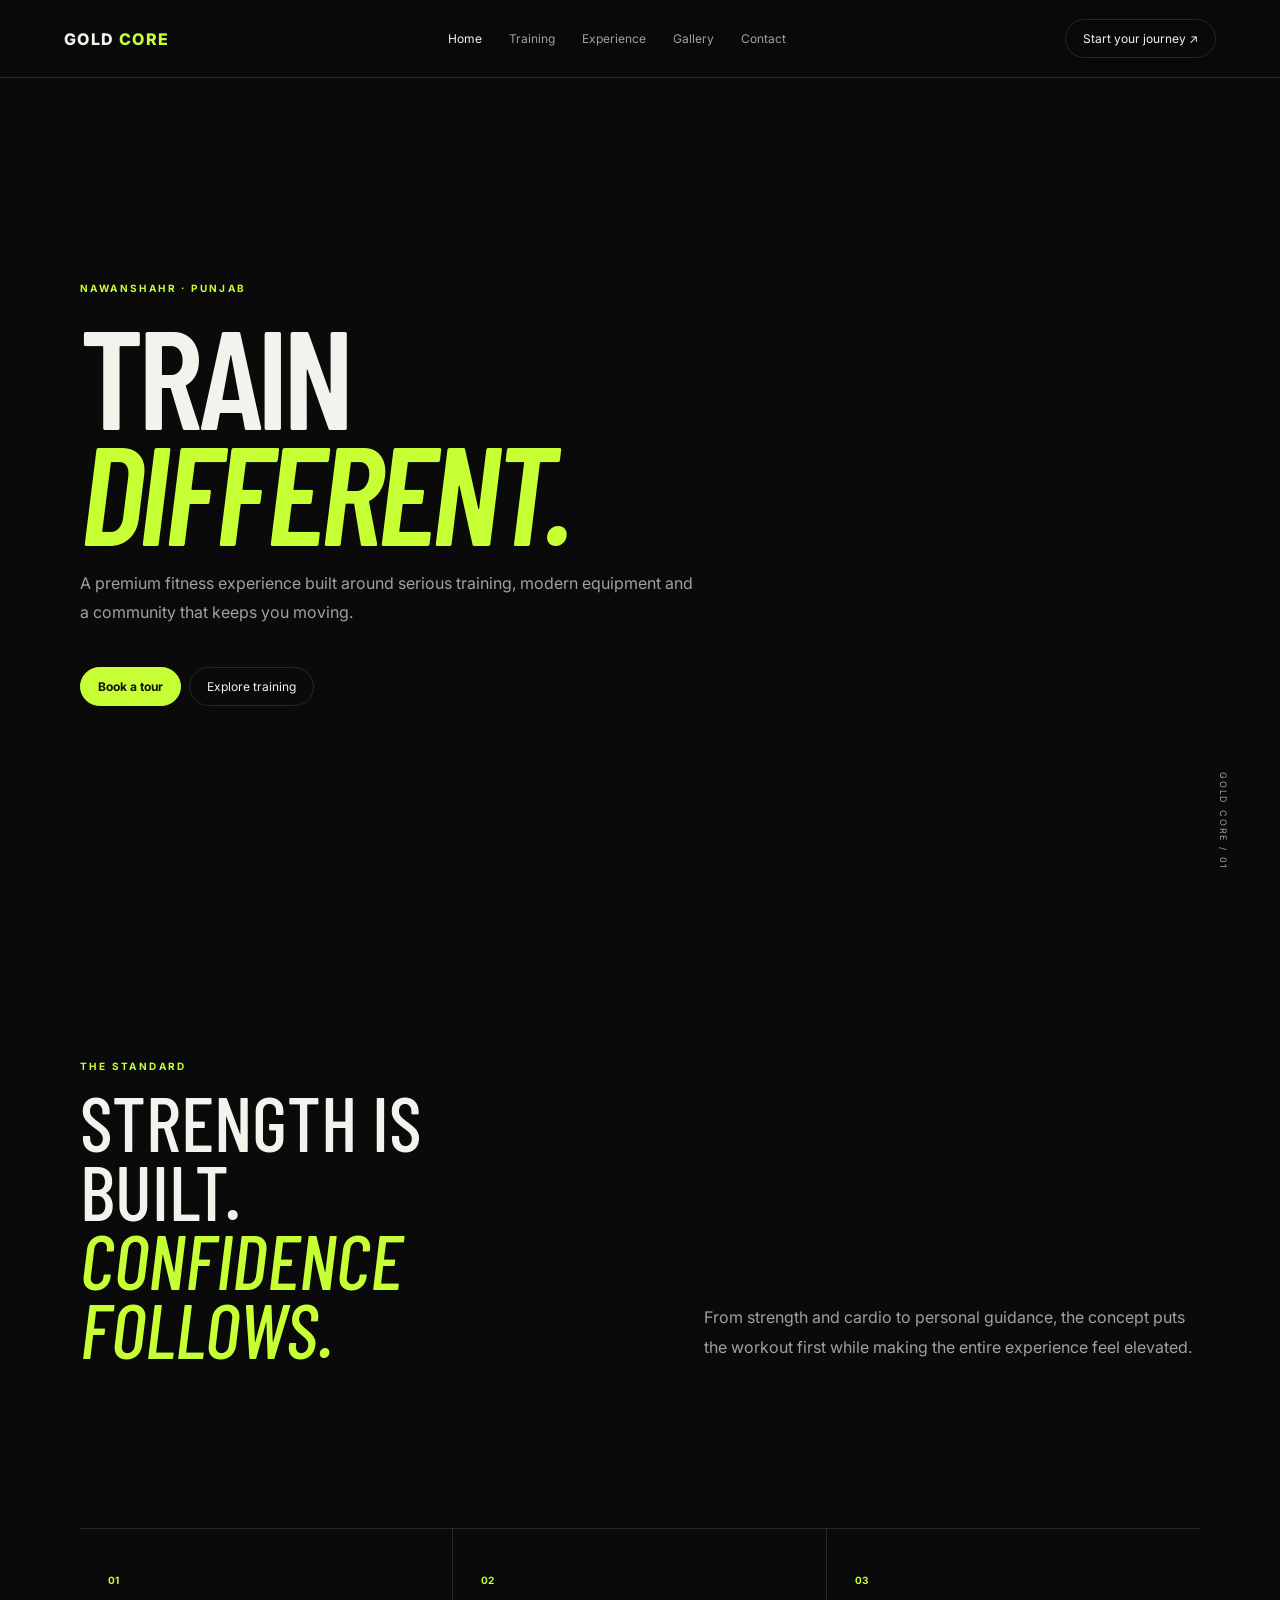
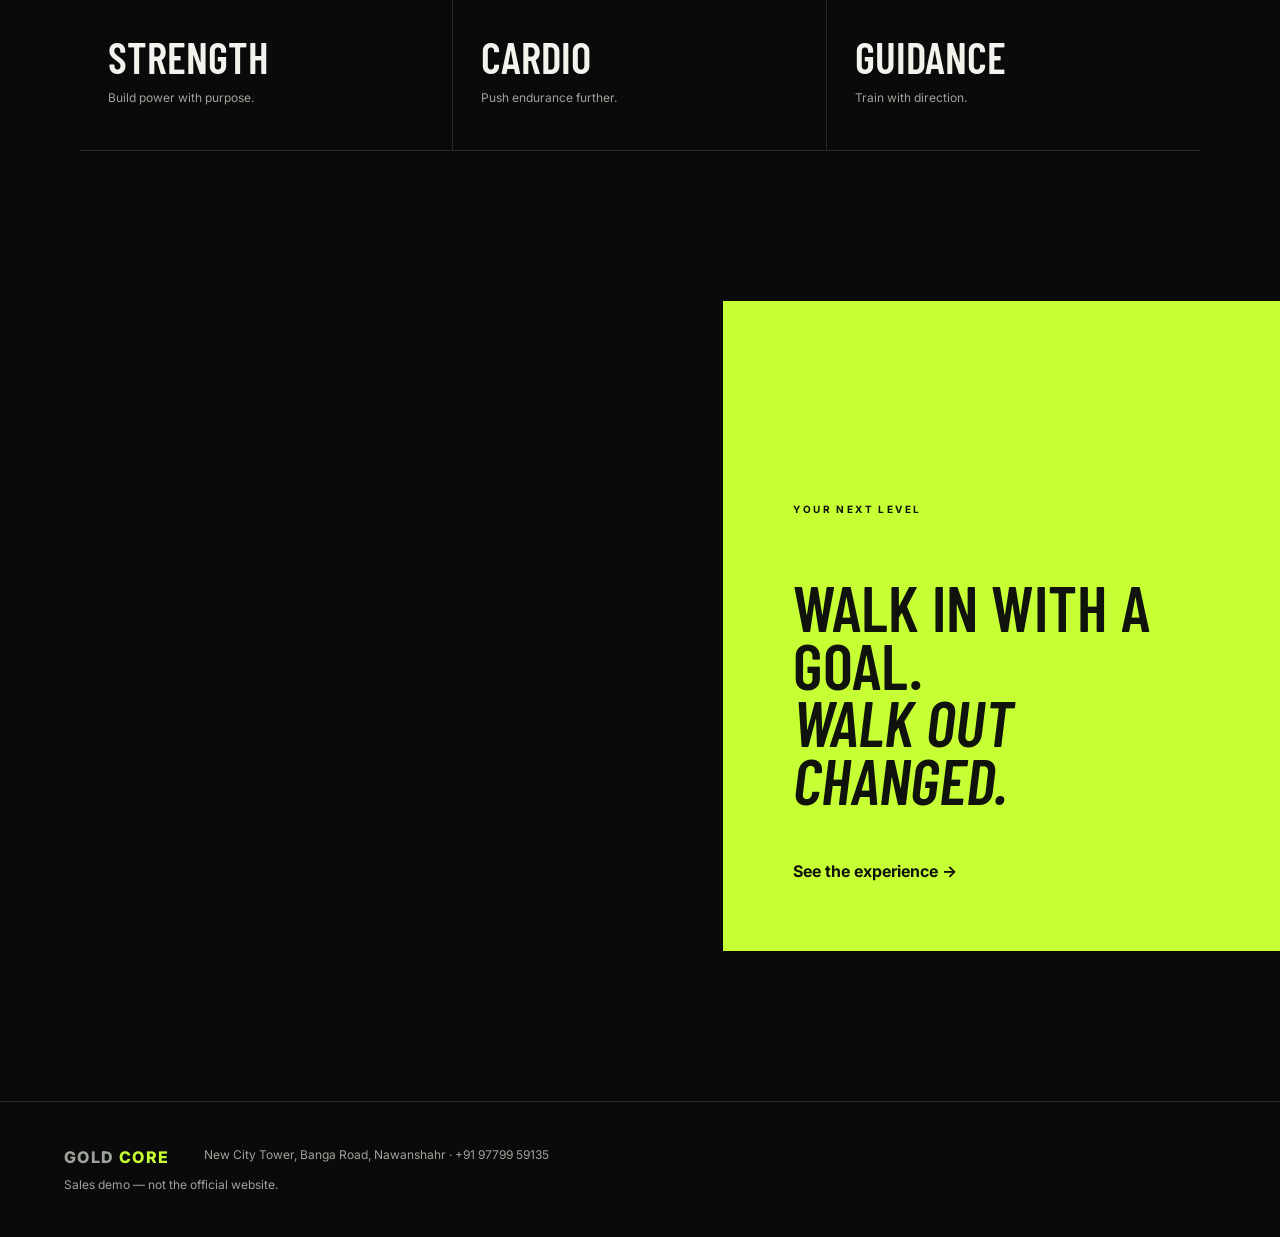
<file: gold-core-gym/index.html>
<!doctype html><html lang="en"><head><meta charset="utf-8"><meta name="viewport" content="width=device-width,initial-scale=1"><meta name="description" content="GOLD CORE — premium fitness and training concept for Nawanshahr."><title>GOLD CORE — Train Different</title><link rel="stylesheet" href="styles.css"></head><body><header><a class="logo" href="index.html">GOLD<span>CORE</span></a><nav><a class="active" href="index.html">Home</a><a href="training.html">Training</a><a href="experience.html">Experience</a><a href="gallery.html">Gallery</a><a href="contact.html">Contact</a></nav><a class="join" href="contact.html">Start your journey ↗</a></header><main><section class="hero"><div class="hero-image"></div><div class="hero-content"><p class="eyebrow">NAWANSHAHR · PUNJAB</p><h1>Train<br><em>different.</em></h1><p class="lead">A premium fitness experience built around serious training, modern equipment and a community that keeps you moving.</p><div><a class="btn primary" href="contact.html">Book a tour</a><a class="btn" href="training.html">Explore training</a></div></div><div class="vertical">GOLD CORE / 01</div></section><section class="statement wrap"><div><p class="eyebrow">THE STANDARD</p><h2>Strength is built.<br><em>Confidence follows.</em></h2></div><p>From strength and cardio to personal guidance, the concept puts the workout first while making the entire experience feel elevated.</p></section><section class="stats wrap"><div><b>01</b><strong>Strength</strong><span>Build power with purpose.</span></div><div><b>02</b><strong>Cardio</strong><span>Push endurance further.</span></div><div><b>03</b><strong>Guidance</strong><span>Train with direction.</span></div></section><section class="split-image"><div class="image-block"></div><div class="dark-panel"><p class="eyebrow">YOUR NEXT LEVEL</p><h2>Walk in with a goal.<br><em>Walk out changed.</em></h2><a href="experience.html">See the experience →</a></div></section></main><footer><div class="logo">GOLD<span>CORE</span></div><p>New City Tower, Banga Road, Nawanshahr · <a href="tel:+919779959135">+91 97799 59135</a></p><small>Sales demo — not the official website.</small></footer></body></html>
</file>
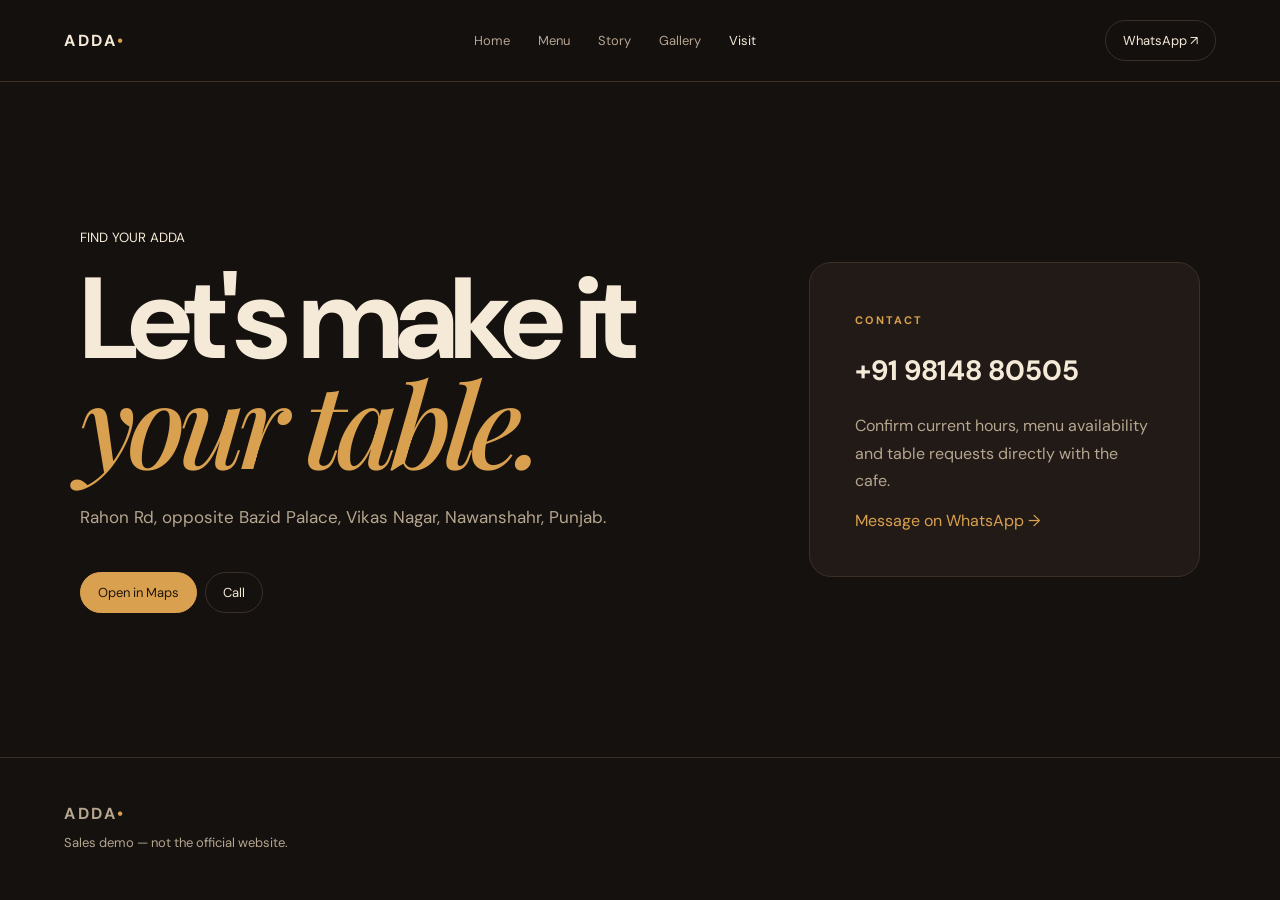
<file: adda-cafe-demo/visit.html>
<!doctype html><html lang="en"><head><meta charset="utf-8"><meta name="viewport" content="width=device-width,initial-scale=1"><title>Visit — ADDA</title><link rel="stylesheet" href="styles.css"></head><body><header><a class="brand" href="index.html">ADDA<span>•</span></a><nav><a href="index.html">Home</a><a href="menu.html">Menu</a><a href="about.html">Story</a><a href="gallery.html">Gallery</a><a class="on" href="visit.html">Visit</a></nav><a class="pill" href="https://wa.me/919814880505" target="_blank" rel="noopener">WhatsApp ↗</a></header><main class="wrap page visit"><div><small>FIND YOUR ADDA</small><h1>Let's make it<br><i>your table.</i></h1><p class="lead">Rahon Rd, opposite Bazid Palace, Vikas Nagar, Nawanshahr, Punjab.</p><a class="btn gold" href="https://www.google.com/maps/search/?api=1&query=ADDA%20Cafe%20Nawanshahr" target="_blank" rel="noopener">Open in Maps</a><a class="btn" href="tel:+919814880505">Call</a></div><aside><small>CONTACT</small><h2>+91 98148 80505</h2><p>Confirm current hours, menu availability and table requests directly with the cafe.</p><a href="https://wa.me/919814880505?text=Hi%20ADDA%20Cafe%2C%20I%27d%20like%20to%20ask%20about%20a%20visit." target="_blank" rel="noopener">Message on WhatsApp →</a></aside></main><footer><strong>ADDA<span>•</span></strong><small>Sales demo — not the official website.</small></footer></body></html>
</file>
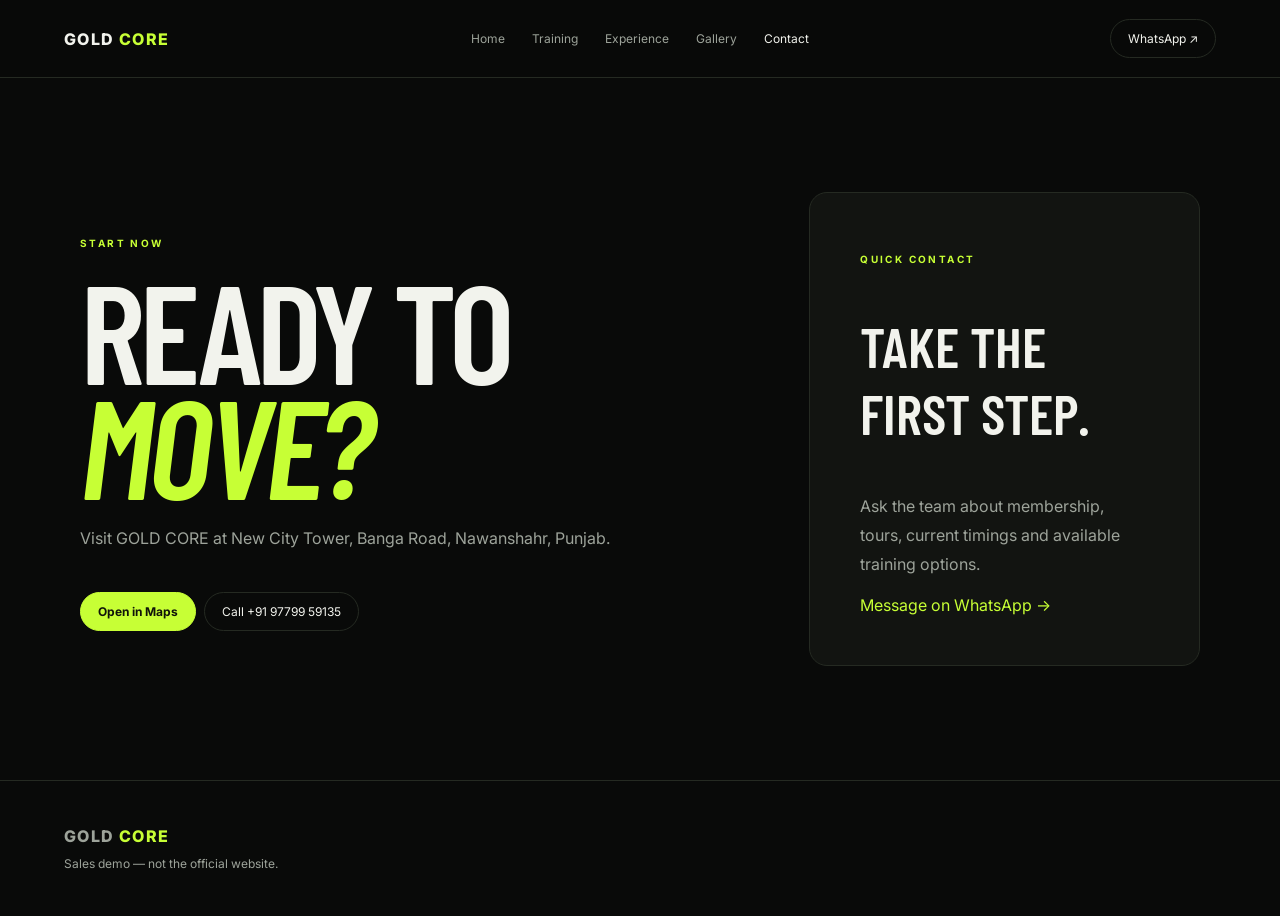
<file: gold-core-gym/contact.html>
<!doctype html><html lang="en"><head><meta charset="utf-8"><meta name="viewport" content="width=device-width,initial-scale=1"><title>Contact — GOLD CORE</title><link rel="stylesheet" href="styles.css"></head><body><header><a class="logo" href="index.html">GOLD<span>CORE</span></a><nav><a href="index.html">Home</a><a href="training.html">Training</a><a href="experience.html">Experience</a><a href="gallery.html">Gallery</a><a class="active" href="contact.html">Contact</a></nav><a class="join" href="https://wa.me/919779959135" target="_blank" rel="noopener">WhatsApp ↗</a></header><main class="page wrap contact"><div><p class="eyebrow">START NOW</p><h1>Ready to<br><em>move?</em></h1><p class="lead">Visit GOLD CORE at New City Tower, Banga Road, Nawanshahr, Punjab.</p><a class="btn primary" href="https://www.google.com/maps/search/?api=1&query=Gold%20Core%20Unisex%20Gym%20Nawanshahr" target="_blank" rel="noopener">Open in Maps</a><a class="btn" href="tel:+919779959135">Call +91 97799 59135</a></div><aside><p class="eyebrow">QUICK CONTACT</p><h2>Take the first step.</h2><p>Ask the team about membership, tours, current timings and available training options.</p><a href="https://wa.me/919779959135?text=Hi%20GOLD%20CORE%2C%20I%27d%20like%20to%20know%20more%20about%20membership." target="_blank" rel="noopener">Message on WhatsApp →</a></aside></main><footer><div class="logo">GOLD<span>CORE</span></div><small>Sales demo — not the official website.</small></footer></body></html>
</file>
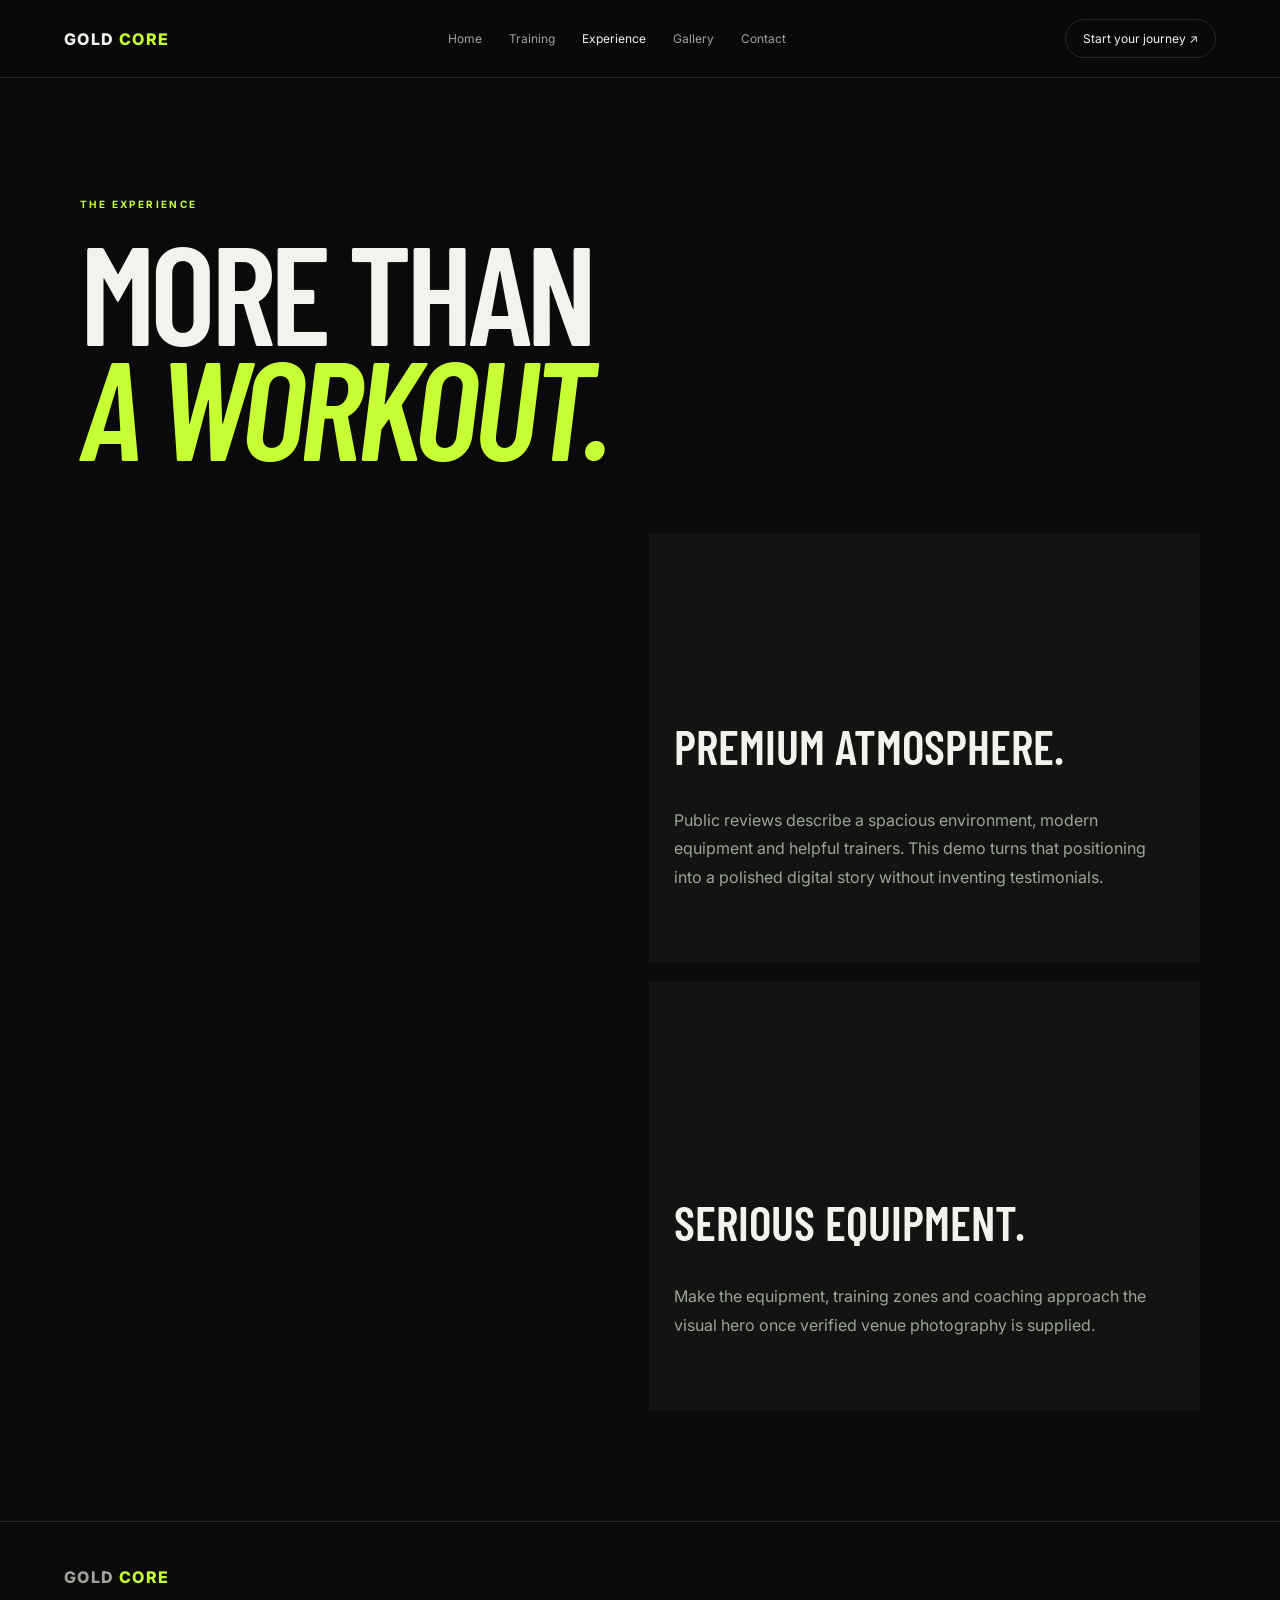
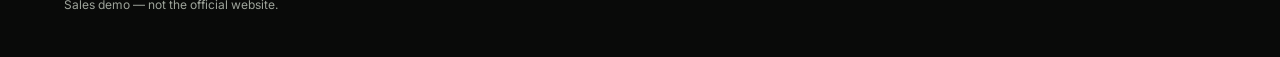
<file: gold-core-gym/experience.html>
<!doctype html><html lang="en"><head><meta charset="utf-8"><meta name="viewport" content="width=device-width,initial-scale=1"><title>Experience — GOLD CORE</title><link rel="stylesheet" href="styles.css"></head><body><header><a class="logo" href="index.html">GOLD<span>CORE</span></a><nav><a href="index.html">Home</a><a href="training.html">Training</a><a class="active" href="experience.html">Experience</a><a href="gallery.html">Gallery</a><a href="contact.html">Contact</a></nav><a class="join" href="contact.html">Start your journey ↗</a></header><main class="page wrap"><p class="eyebrow">THE EXPERIENCE</p><h1>More than<br><em>a workout.</em></h1><div class="experience"><div class="exp-photo one"></div><div class="exp-copy"><h2>Premium atmosphere.</h2><p>Public reviews describe a spacious environment, modern equipment and helpful trainers. This demo turns that positioning into a polished digital story without inventing testimonials.</p></div><div class="exp-photo two"></div><div class="exp-copy"><h2>Serious equipment.</h2><p>Make the equipment, training zones and coaching approach the visual hero once verified venue photography is supplied.</p></div></div></main><footer><div class="logo">GOLD<span>CORE</span></div><small>Sales demo — not the official website.</small></footer></body></html>
</file>
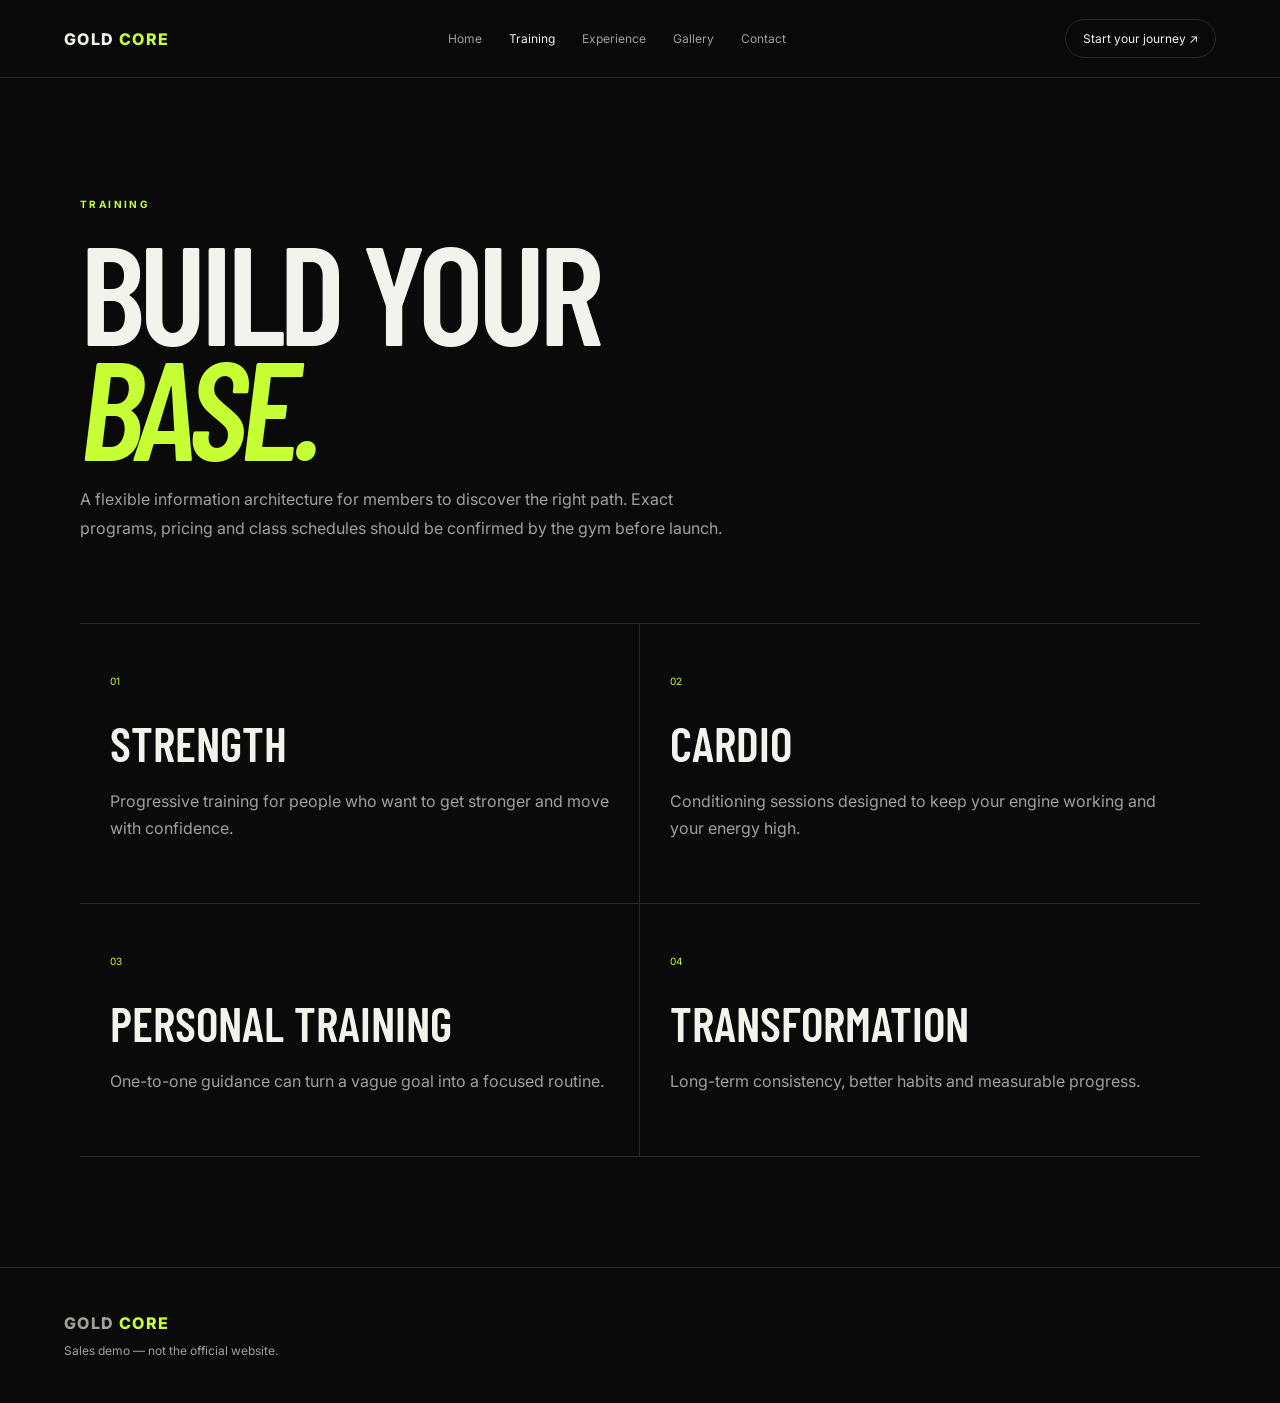
<file: gold-core-gym/training.html>
<!doctype html><html lang="en"><head><meta charset="utf-8"><meta name="viewport" content="width=device-width,initial-scale=1"><title>Training — GOLD CORE</title><link rel="stylesheet" href="styles.css"></head><body><header><a class="logo" href="index.html">GOLD<span>CORE</span></a><nav><a href="index.html">Home</a><a class="active" href="training.html">Training</a><a href="experience.html">Experience</a><a href="gallery.html">Gallery</a><a href="contact.html">Contact</a></nav><a class="join" href="contact.html">Start your journey ↗</a></header><main class="page wrap"><p class="eyebrow">TRAINING</p><h1>Build your<br><em>base.</em></h1><p class="lead narrow">A flexible information architecture for members to discover the right path. Exact programs, pricing and class schedules should be confirmed by the gym before launch.</p><div class="training-grid"><article><span>01</span><h2>Strength</h2><p>Progressive training for people who want to get stronger and move with confidence.</p></article><article><span>02</span><h2>Cardio</h2><p>Conditioning sessions designed to keep your engine working and your energy high.</p></article><article><span>03</span><h2>Personal Training</h2><p>One-to-one guidance can turn a vague goal into a focused routine.</p></article><article><span>04</span><h2>Transformation</h2><p>Long-term consistency, better habits and measurable progress.</p></article></div></main><footer><div class="logo">GOLD<span>CORE</span></div><small>Sales demo — not the official website.</small></footer></body></html>
</file>
<file: gold-core-gym/styles.css>
@import url('https://fonts.googleapis.com/css2?family=Barlow+Condensed:wght@500;600;700&family=Inter:wght@400;500;600;700&display=swap');:root{--bg:#090a09;--panel:#121411;--white:#f2f3ed;--muted:#9da39a;--lime:#c7ff35;--line:#252a22}*{box-sizing:border-box}html{scroll-behavior:smooth}body{margin:0;background:var(--bg);color:var(--white);font-family:Inter,Arial,sans-serif}a{color:inherit;text-decoration:none}header{height:78px;position:sticky;top:0;z-index:9;display:flex;align-items:center;justify-content:space-between;padding:0 5vw;background:rgba(9,10,9,.86);backdrop-filter:blur(18px);border-bottom:1px solid var(--line)}.logo{font-weight:800;letter-spacing:.08em}.logo span{color:var(--lime);margin-left:5px}nav{display:flex;gap:27px}nav a{font-size:12px;color:var(--muted);transition:.25s}nav a:hover,nav .active{color:var(--white)}.join,.btn{border:1px solid var(--line);border-radius:99px;padding:11px 17px;font-size:12px;display:inline-block}.hero{height:calc(100vh - 78px);position:relative;display:grid;align-items:center;overflow:hidden}.hero-image{position:absolute;inset:0;background:linear-gradient(90deg,rgba(9,10,9,.94),rgba(9,10,9,.45)),url('https://images.unsplash.com/photo-1534438327276-14e5300c3a48?auto=format&fit=crop&w=2200&q=90') center/cover;animation:push 15s ease-in-out infinite alternate}.hero-content{position:relative;width:min(1120px,90%);margin:auto}.eyebrow{font-size:10px;letter-spacing:.24em;color:var(--lime);font-weight:700}.hero h1,main h1{font:600 clamp(5rem,11vw,10rem)/.82 'Barlow Condensed';text-transform:uppercase;letter-spacing:-.04em;margin:22px 0}.hero h1 em,main h1 em,h2 em{font-style:italic;color:var(--lime)}.lead{color:var(--muted);line-height:1.8;max-width:620px}.btn{margin:24px 8px 0 0}.primary{background:var(--lime);border-color:var(--lime);color:#10140a;font-weight:700}.vertical{position:absolute;right:4vw;bottom:30px;writing-mode:vertical-rl;color:var(--muted);font-size:9px;letter-spacing:.2em}.wrap{width:min(1120px,90%);margin:auto}.statement{display:grid;grid-template-columns:1fr 1fr;gap:10vw;padding:150px 0}.statement h2{font:500 clamp(3rem,6vw,6rem)/.9 'Barlow Condensed';text-transform:uppercase;margin:15px 0}.statement>p{color:var(--muted);line-height:1.9;align-self:end}.stats{display:grid;grid-template-columns:repeat(3,1fr);border-top:1px solid var(--line);border-bottom:1px solid var(--line)}.stats div{padding:45px 28px;border-right:1px solid var(--line)}.stats div:last-child{border:0}.stats b{display:block;color:var(--lime);font-size:10px;margin-bottom:45px}.stats strong{display:block;font:600 2.7rem 'Barlow Condensed';text-transform:uppercase}.stats span{display:block;color:var(--muted);font-size:12px;margin-top:7px}.split-image{margin:150px 0;display:grid;grid-template-columns:1.3fr 1fr;min-height:650px}.image-block{background:url('https://images.unsplash.com/photo-1581009146145-b5ef050c2e1e?auto=format&fit=crop&w=1500&q=90') center/cover}.dark-panel{background:var(--lime);color:#10130b;padding:70px;display:flex;flex-direction:column;justify-content:flex-end}.dark-panel .eyebrow{color:#10130b}.dark-panel h2{font:600 clamp(3rem,5vw,5rem)/.9 'Barlow Condensed';text-transform:uppercase}.dark-panel h2 em{color:#10130b}.dark-panel a{font-weight:700}.page{padding:110px 0;min-height:78vh}.narrow{max-width:650px}.training-grid{display:grid;grid-template-columns:1fr 1fr;margin-top:80px;border-top:1px solid var(--line)}.training-grid article{padding:45px 30px;border-bottom:1px solid var(--line);border-right:1px solid var(--line)}.training-grid article:nth-child(even){border-right:0}.training-grid span{color:var(--lime);font-size:10px}.training-grid h2{font:600 3rem 'Barlow Condensed';text-transform:uppercase;margin:25px 0 10px}.training-grid p{color:var(--muted);line-height:1.7}.experience{display:grid;grid-template-columns:1fr 1fr;gap:18px;margin-top:70px}.exp-photo{min-height:430px;background-size:cover;background-position:center}.exp-photo.one{background-image:url('https://images.unsplash.com/photo-1538805060514-97d9cc17730c?auto=format&fit=crop&w=1200&q=88')}.exp-photo.two{background-image:url('https://images.unsplash.com/photo-1579758629938-03607ccdbaba?auto=format&fit=crop&w=1200&q=88')}.exp-copy{padding:55px 25px;display:flex;justify-content:end;flex-direction:column;background:var(--panel)}.exp-copy h2{font:600 3rem 'Barlow Condensed';text-transform:uppercase;margin:0 0 15px}.exp-copy p{color:var(--muted);line-height:1.8}.gallery{columns:3 260px;column-gap:18px;margin-top:60px}.gallery img{width:100%;display:block;margin-bottom:18px;border-radius:10px;transition:transform .5s;break-inside:avoid}.gallery img:hover{transform:scale(1.02)}.contact{display:grid;grid-template-columns:1fr .65fr;gap:10vw;align-items:center}.contact aside{background:var(--panel);border:1px solid var(--line);padding:50px;border-radius:18px}.contact aside h2{font:600 3.5rem 'Barlow Condensed';text-transform:uppercase}.contact aside p:not(.eyebrow){color:var(--muted);line-height:1.8}.contact aside a{color:var(--lime)}footer{border-top:1px solid var(--line);padding:45px 5vw;display:grid;grid-template-columns:auto 1fr;gap:10px 35px;color:var(--muted)}footer p,footer small{margin:0;font-size:12px}footer small{grid-column:1/-1}@keyframes push{to{transform:scale(1.08)}}@media(max-width:760px){header{height:70px}nav{display:none}.hero{height:calc(100vh - 70px)}.hero h1,main h1{font-size:clamp(4.5rem,18vw,7rem)}.statement,.stats,.split-image,.training-grid,.experience,.contact{grid-template-columns:1fr}.statement{padding:90px 0}.stats div{border-right:0;border-bottom:1px solid var(--line)}.stats div:last-child{border-bottom:0}.stats b{margin-bottom:25px}.split-image{margin:90px 0}.image-block{min-height:420px}.dark-panel{min-height:420px;padding:40px}.training-grid article{border-right:0}.page{padding:75px 0}.contact aside{margin-top:25px}.gallery{columns:2 150px}}@media(prefers-reduced-motion:reduce){*{animation:none!important;transition:none!important;scroll-behavior:auto!important}}
</file>
<file: adda-cafe-demo/styles.css>
@import url('https://fonts.googleapis.com/css2?family=DM+Sans:wght@400;500;600;700&family=Playfair+Display:ital,wght@500;600&display=swap');:root{--bg:#15110f;--cream:#f5ead7;--muted:#b6a690;--gold:#d9a04f;--line:#3b3028}*{box-sizing:border-box}html{scroll-behavior:smooth}body{margin:0;background:var(--bg);color:var(--cream);font-family:'DM Sans',sans-serif}a{color:inherit;text-decoration:none}header{height:82px;position:sticky;top:0;z-index:5;display:flex;align-items:center;justify-content:space-between;padding:0 5vw;background:rgba(21,17,15,.88);backdrop-filter:blur(18px);border-bottom:1px solid var(--line)}.brand,footer strong{font-weight:700;letter-spacing:.16em}.brand span,footer span{color:var(--gold)}nav{display:flex;gap:28px}nav a{font-size:13px;color:var(--muted)}nav a:hover,nav .on{color:var(--cream)}.pill,.btn{border:1px solid var(--line);border-radius:99px;padding:11px 17px;font-size:13px;display:inline-block}.hero{height:calc(100vh - 82px);position:relative;display:grid;align-items:center;overflow:hidden}.hero-bg{position:absolute;inset:0;background:linear-gradient(90deg,rgba(21,17,15,.95),rgba(21,17,15,.48)),url('https://images.unsplash.com/photo-1495474472287-4d71bcdd2085?auto=format&fit=crop&w=2200&q=90') center/cover;animation:zoom 16s ease-in-out infinite alternate}.hero-text{position:relative;z-index:1;width:min(1120px,90%);margin:auto}.hero small,main>small,aside small,.intro small{color:var(--gold);letter-spacing:.2em;font-size:11px;font-weight:700}.hero h1,main h1{font-size:clamp(4rem,9vw,9rem);line-height:.88;letter-spacing:-.06em;margin:22px 0}.hero h1 i,main h1 i,h2 i{font-family:'Playfair Display';color:var(--gold);font-weight:500}.hero p,.lead{max-width:650px;color:var(--muted);font-size:17px;line-height:1.75}.btn{margin:22px 8px 0 0}.gold{background:var(--gold);color:#21160c;border-color:var(--gold)}.wrap{width:min(1120px,90%);margin:auto}.intro{display:grid;grid-template-columns:1fr 1fr;gap:8vw;padding:150px 0}.intro h2{font-size:clamp(2.5rem,5vw,5rem);line-height:1;margin:15px 0}.intro p{color:var(--muted);line-height:1.8}.tiles{display:grid;grid-template-columns:1.2fr 1fr;gap:18px}.tiles article{position:relative;min-height:390px;overflow:hidden;border-radius:20px}.tiles article:first-child{grid-row:span 2;min-height:800px}.tiles img{width:100%;height:100%;object-fit:cover;transition:transform .8s}.tiles article:hover img{transform:scale(1.07)}.tiles h3{position:absolute;bottom:18px;left:25px;z-index:1;font-size:1.4rem}.tiles article:after{content:'';position:absolute;inset:0;background:linear-gradient(transparent 50%,rgba(10,7,5,.85))}.band{margin:150px 0;padding:100px 5vw;text-align:center;background:#211a16;border-block:1px solid var(--line)}.band i{display:block;font:500 clamp(2rem,5vw,5rem) 'Playfair Display';margin-bottom:30px}.band a,aside a{color:var(--gold)}footer{border-top:1px solid var(--line);padding:45px 5vw;display:grid;grid-template-columns:auto 1fr;gap:10px 35px;color:var(--muted)}footer p,footer small{margin:0;font-size:13px}footer small{grid-column:1/-1}.page{padding:110px 0;min-height:75vh}.menu{display:grid;grid-template-columns:repeat(3,1fr);gap:1px;background:var(--line);margin:70px 0}.menu div{background:var(--bg);padding:42px}.menu b{font-size:28px}.menu p{color:var(--muted);line-height:1.7}.wide{width:100%;height:520px;object-fit:cover;border-radius:20px}.split{display:grid;grid-template-columns:1fr .8fr;gap:9vw;align-items:center}.portrait{width:100%;height:600px;object-fit:cover;border-radius:20px}.gallery{columns:3 260px;column-gap:18px;margin-top:55px}.gallery img{width:100%;margin:0 0 18px;border-radius:16px;display:block}.visit{display:grid;grid-template-columns:1fr .65fr;gap:10vw;align-items:center}.visit aside{padding:45px;border:1px solid var(--line);border-radius:22px;background:#211a16}.visit aside h2{font-size:28px}.visit aside p{color:var(--muted);line-height:1.7}@keyframes zoom{to{transform:scale(1.09)}}@media(max-width:760px){header{height:70px}nav{display:none}.hero{height:calc(100vh - 70px)}.hero h1,main h1{font-size:clamp(3.7rem,16vw,6rem)}.intro,.split,.visit,.menu,.tiles{grid-template-columns:1fr}.tiles article:first-child{min-height:500px}.tiles article{min-height:340px}.intro{padding:90px 0}.band{margin:90px 0;padding:70px 5vw}.page{padding:75px 0}.wide{height:360px}footer{grid-template-columns:1fr}.gallery{columns:2 160px}}@media(prefers-reduced-motion:reduce){*{animation:none!important;scroll-behavior:auto!important;transition:none!important}}
</file>
